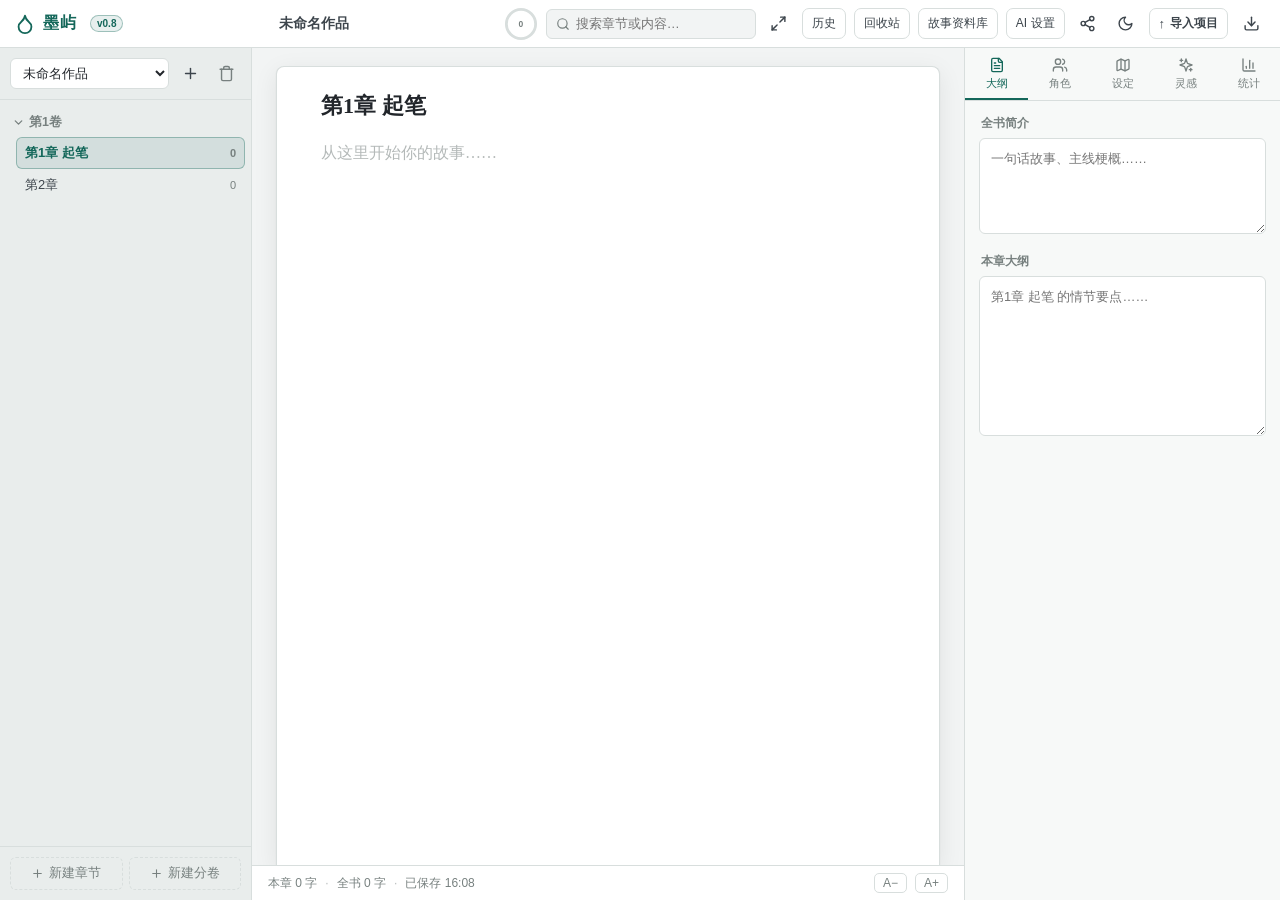
<file: index.html>
<!DOCTYPE html>
<html lang="zh-CN">
<head>
<meta charset="UTF-8">
<meta name="viewport" content="width=device-width, initial-scale=1.0">
<title>墨屿 · 小说写作台 v0.8</title>
<link rel="stylesheet" href="styles.css?v=10">
<link rel="stylesheet" href="workspace-tools.css?v=9">
<link rel="stylesheet" href="ai-tools.css?v=2">
</head>
<body>
<header class="topbar">
  <div class="brand">
    <svg class="brand-mark" viewBox="0 0 24 24" fill="none" stroke="currentColor" stroke-width="2" stroke-linecap="round" stroke-linejoin="round"><path d="M12 22a7 7 0 0 0 7-7c0-2-1-3.9-3-5.5s-3.5-4-4-6.5c-.5 2.5-2 4.9-4 6.5C6 11.1 5 13 5 15a7 7 0 0 0 7 7z"/></svg>
    <span class="brand-name">墨屿</span><span class="version-badge">v0.8</span>
  </div>

  <div class="book-title-wrap">
    <input id="bookTitle" class="book-title" type="text" spellcheck="false" title="书名(点击修改)">
  </div>

  <div class="topbar-right">
    <div class="goal-ring" id="goalRing" title="今日码字进度">
      <svg viewBox="0 0 36 36">
        <circle class="ring-bg" cx="18" cy="18" r="15.5"></circle>
        <circle class="ring-fg" id="ringFg" cx="18" cy="18" r="15.5"></circle>
      </svg>
      <span class="ring-num" id="ringNum">0</span>
    </div>

    <div class="search-box">
      <svg viewBox="0 0 24 24" fill="none" stroke="currentColor" stroke-width="2" stroke-linecap="round"><circle cx="11" cy="11" r="8"/><path d="m21 21-4.3-4.3"/></svg>
      <input id="searchInput" type="text" placeholder="搜索章节或内容…" spellcheck="false">
      <div class="search-results" id="searchResults" hidden></div>
    </div>

    <button class="icon-btn" id="btnFocus" title="专注模式">
      <svg viewBox="0 0 24 24" fill="none" stroke="currentColor" stroke-width="2" stroke-linecap="round" stroke-linejoin="round"><path d="M15 3h6v6"/><path d="M9 21H3v-6"/><path d="M21 3l-7 7"/><path d="M3 21l7-7"/></svg>
    </button>
    <button class="text-tool-btn" id="btnHistory">历史</button>
    <button class="text-tool-btn" id="btnTrash">回收站</button>
    <button class="text-tool-btn" id="btnWorkspace">故事资料库</button>
    <button class="icon-btn" id="btnGraph" title="人物关系网">
      <svg viewBox="0 0 24 24" fill="none" stroke="currentColor" stroke-width="2" stroke-linecap="round" stroke-linejoin="round"><circle cx="18" cy="5" r="3"/><circle cx="6" cy="12" r="3"/><circle cx="18" cy="19" r="3"/><path d="m8.6 13.5 6.8 4"/><path d="m15.4 6.5-6.8 4"/></svg>
    </button>
    <div class="theme-wrap">
      <button class="icon-btn" id="btnTheme" title="选择界面主题" aria-haspopup="true" aria-expanded="false">
        <svg viewBox="0 0 24 24" fill="none" stroke="currentColor" stroke-width="2" stroke-linecap="round" stroke-linejoin="round"><path d="M12 3a6 6 0 0 0 9 9 9 9 0 1 1-9-9Z"/></svg>
      </button>
      <div class="theme-menu" id="themeMenu" hidden>
        <button data-theme-option="light"><i class="theme-dot light"></i><span>明亮</span><small>清爽通用</small></button>
        <button data-theme-option="dark"><i class="theme-dot dark"></i><span>深色</span><small>沉静护眼</small></button>
        <button data-theme-option="ink"><i class="theme-dot ink"></i><span>水墨</span><small>宣纸与朱砂</small></button>
        <button data-theme-option="future"><i class="theme-dot future"></i><span>未来</span><small>深空与冷光</small></button>
      </div>
    </div>
    <button class="text-tool-btn import-project-btn" id="btnImportProject" title="导入墨屿 JSON 项目">导入项目</button>
    <div class="menu-wrap">
      <button class="icon-btn" id="btnExport" title="导出 / 备份">
        <svg viewBox="0 0 24 24" fill="none" stroke="currentColor" stroke-width="2" stroke-linecap="round" stroke-linejoin="round"><path d="M21 15v4a2 2 0 0 1-2 2H5a2 2 0 0 1-2-2v-4"/><path d="m7 10 5 5 5-5"/><path d="M12 15V3"/></svg>
      </button>
      <div class="menu" id="exportMenu" hidden>
        <button data-action="export-txt">导出成稿 TXT</button>
        <button data-action="export-json">备份项目 JSON</button>
        <button data-action="import-json">导入 JSON 备份</button>
      </div>
    </div>
  </div>
</header>

<div class="layout">
  <aside class="sidebar" id="sidebar">
    <div class="side-head">
      <select id="projectSelect" title="切换作品"></select>
      <button class="icon-btn" id="btnNewProject" title="新建作品">
        <svg viewBox="0 0 24 24" fill="none" stroke="currentColor" stroke-width="2" stroke-linecap="round"><path d="M12 5v14"/><path d="M5 12h14"/></svg>
      </button>
      <button class="icon-btn project-delete-btn" id="btnDeleteProject" title="删除当前小说">
        <svg viewBox="0 0 24 24" fill="none" stroke="currentColor" stroke-width="2" stroke-linecap="round" stroke-linejoin="round"><path d="M3 6h18"/><path d="M19 6v14a2 2 0 0 1-2 2H7a2 2 0 0 1-2-2V6"/><path d="M8 6V4a2 2 0 0 1 2-2h4a2 2 0 0 1 2 2v2"/></svg>
      </button>
    </div>
    <div class="tree" id="tree"></div>
    <div class="side-foot">
      <button class="ghost-btn" id="btnAddChapter">
        <svg viewBox="0 0 24 24" fill="none" stroke="currentColor" stroke-width="2" stroke-linecap="round"><path d="M12 5v14"/><path d="M5 12h14"/></svg>
        新建章节
      </button>
      <button class="ghost-btn" id="btnAddVolume">
        <svg viewBox="0 0 24 24" fill="none" stroke="currentColor" stroke-width="2" stroke-linecap="round"><path d="M12 5v14"/><path d="M5 12h14"/></svg>
        新建分卷
      </button>
    </div>
  </aside>

  <main class="editor-area" id="editorArea">
    <div class="paper">
      <input id="chapterTitle" class="chapter-title" type="text" placeholder="章节标题" spellcheck="false">
      <textarea id="editor" placeholder="从这里开始你的故事……" spellcheck="false"></textarea>
    </div>
    <footer class="statusbar">
      <span id="stChapter">本章 0 字</span>
      <span class="dot">·</span>
      <span id="stTotal">全书 0 字</span>
      <span class="dot">·</span>
      <span id="stSaved">尚未保存</span>
      <span class="spacer"></span>
      <button class="mini-btn" id="btnFontMinus" title="减小字号">A−</button>
      <button class="mini-btn" id="btnFontPlus" title="增大字号">A+</button>
    </footer>
  </main>

  <aside class="panel" id="panel">
    <nav class="panel-tabs">
      <button data-tab="outline" title="大纲"><svg viewBox="0 0 24 24" fill="none" stroke="currentColor" stroke-width="2" stroke-linecap="round" stroke-linejoin="round"><path d="M15 2H6a2 2 0 0 0-2 2v16a2 2 0 0 0 2 2h12a2 2 0 0 0 2-2V7Z"/><path d="M14 2v4a2 2 0 0 0 2 2h4"/><path d="M10 9H8"/><path d="M16 13H8"/><path d="M16 17H8"/></svg><span>大纲</span></button>
      <button data-tab="chars" title="角色"><svg viewBox="0 0 24 24" fill="none" stroke="currentColor" stroke-width="2" stroke-linecap="round" stroke-linejoin="round"><path d="M16 21v-2a4 4 0 0 0-4-4H6a4 4 0 0 0-4 4v2"/><circle cx="9" cy="7" r="4"/><path d="M22 21v-2a4 4 0 0 0-3-3.87"/><path d="M16 3.13a4 4 0 0 1 0 7.75"/></svg><span>角色</span></button>
      <button data-tab="notes" title="设定"><svg viewBox="0 0 24 24" fill="none" stroke="currentColor" stroke-width="2" stroke-linecap="round" stroke-linejoin="round"><path d="M14.106 5.553a2 2 0 0 0 1.788 0l3.659-1.83A1 1 0 0 1 21 4.619v12.764a1 1 0 0 1-.553.894l-4.553 2.277a2 2 0 0 1-1.788 0l-4.212-2.106a2 2 0 0 0-1.788 0l-3.659 1.83A1 1 0 0 1 3 19.381V6.618a1 1 0 0 1 .553-.894l4.553-2.277a2 2 0 0 1 1.788 0z"/><path d="M15 5.764v15"/><path d="M9 3.236v15"/></svg><span>设定</span></button>
      <button data-tab="inspire" title="灵感"><svg viewBox="0 0 24 24" fill="none" stroke="currentColor" stroke-width="2" stroke-linecap="round" stroke-linejoin="round"><path d="M12 3l1.9 5.8a2 2 0 0 0 1.3 1.3L21 12l-5.8 1.9a2 2 0 0 0-1.3 1.3L12 21l-1.9-5.8a2 2 0 0 0-1.3-1.3L3 12l5.8-1.9a2 2 0 0 0 1.3-1.3Z"/><path d="M5 3v4"/><path d="M3 5h4"/><path d="M19 17v4"/><path d="M17 19h4"/></svg><span>灵感</span></button>
      <button data-tab="stats" title="统计"><svg viewBox="0 0 24 24" fill="none" stroke="currentColor" stroke-width="2" stroke-linecap="round" stroke-linejoin="round"><path d="M3 3v16a2 2 0 0 0 2 2h16"/><path d="M18 17V9"/><path d="M13 17V5"/><path d="M8 17v-3"/></svg><span>统计</span></button>
    </nav>
    <div class="panel-body" id="panelBody"></div>
  </aside>
</div>

<input type="file" id="importFile" accept=".json" hidden>
<script src="app.js?v=10"></script>
<script src="graph.js?v=9"></script>
<script src="workspace-tools.js?v=10"></script>
<script src="ai-tools.js?v=2"></script>
</body>
</html>
</file>
<file: styles.css>
/* ============ 墨屿 · 主题变量 ============ */
:root {
  --bg: #f2f4f4;
  --paper: #ffffff;
  --side: #e9edec;
  --panel: #f7f9f8;
  --line: #d8dedd;
  --ink: #22262b;
  --ink-soft: #3d454c;
  --muted: #77807f;
  --accent: #14675a;
  --accent-hover: #0e5347;
  --accent-soft: rgba(20, 103, 90, 0.1);
  --accent-line: rgba(20, 103, 90, 0.35);
  --danger: #b23c2a;
  --gold: #b07d2b;
  --shadow: 0 1px 2px rgba(23, 30, 29, 0.06), 0 6px 24px rgba(23, 30, 29, 0.08);
  --ui-font: "Segoe UI", "Microsoft YaHei UI", "Microsoft YaHei", sans-serif;
  --write-font: "Source Han Serif SC", "Noto Serif SC", "Songti SC", "SimSun", serif;
}
[data-theme="dark"] {
  --bg: #14171a;
  --paper: #1d2126;
  --side: #101315;
  --panel: #181c1f;
  --line: #2b3136;
  --ink: #d9dde1;
  --ink-soft: #b7bec4;
  --muted: #7d868d;
  --accent: #35a892;
  --accent-hover: #4bbdA6;
  --accent-soft: rgba(53, 168, 146, 0.14);
  --accent-line: rgba(53, 168, 146, 0.4);
  --danger: #e06a50;
  --gold: #d0a04a;
  --shadow: 0 1px 2px rgba(0, 0, 0, 0.3), 0 6px 24px rgba(0, 0, 0, 0.35);
}

* { box-sizing: border-box; margin: 0; padding: 0; }
html, body { height: 100%; }
body {
  font-family: var(--ui-font);
  font-size: 14px;
  color: var(--ink);
  background: var(--bg);
  display: grid;
  grid-template-rows: 48px 1fr;
  overflow: hidden;
}
button { font-family: inherit; cursor: pointer; }
input, textarea, select { font-family: inherit; color: var(--ink); }
::selection { background: var(--accent-soft); }

/* ============ 顶栏 ============ */
.topbar {
  display: flex;
  align-items: center;
  gap: 16px;
  padding: 0 14px;
  background: var(--paper);
  border-bottom: 1px solid var(--line);
  z-index: 30;
}
.brand { display: flex; align-items: center; gap: 7px; color: var(--accent); }
.brand-mark { width: 22px; height: 22px; }
.brand-name { font-weight: 700; font-size: 16px; letter-spacing: 1px; }

.book-title-wrap { flex: 1; display: flex; justify-content: center; min-width: 0; }
.book-title {
  border: 1px solid transparent;
  background: transparent;
  font-size: 14px;
  font-weight: 600;
  text-align: center;
  padding: 4px 10px;
  border-radius: 6px;
  max-width: 320px;
  width: 100%;
  color: var(--ink-soft);
}
.book-title:hover { border-color: var(--line); }
.book-title:focus { outline: none; border-color: var(--accent-line); background: var(--bg); }

.topbar-right { display: flex; align-items: center; gap: 8px; }

/* 今日目标圆环 */
.goal-ring { position: relative; width: 34px; height: 34px; }
.goal-ring svg { width: 34px; height: 34px; transform: rotate(-90deg); }
.ring-bg { fill: none; stroke: var(--line); stroke-width: 3; }
.ring-fg {
  fill: none; stroke: var(--accent); stroke-width: 3; stroke-linecap: round;
  stroke-dasharray: 97.4; stroke-dashoffset: 97.4;
  transition: stroke-dashoffset 0.4s ease;
}
.goal-ring.done .ring-fg { stroke: var(--gold); }
.ring-num {
  position: absolute; inset: 0;
  display: flex; align-items: center; justify-content: center;
  font-size: 8.5px; font-weight: 700; color: var(--muted);
}
.goal-ring.done .ring-num { color: var(--gold); }

/* 搜索 */
.search-box {
  position: relative;
  display: flex; align-items: center; gap: 6px;
  background: var(--bg);
  border: 1px solid var(--line);
  border-radius: 6px;
  padding: 0 9px;
  height: 30px;
  width: 210px;
}
.search-box svg { width: 14px; height: 14px; color: var(--muted); flex: none; }
.search-box input { border: none; background: transparent; outline: none; width: 100%; font-size: 13px; }
.search-results {
  position: absolute; top: 36px; right: 0;
  width: 300px; max-height: 320px; overflow-y: auto;
  background: var(--paper);
  border: 1px solid var(--line);
  border-radius: 8px;
  box-shadow: var(--shadow);
  z-index: 50;
}
.search-hit { padding: 9px 12px; border-bottom: 1px solid var(--line); cursor: pointer; }
.search-hit:last-child { border-bottom: none; }
.search-hit:hover { background: var(--accent-soft); }
.search-hit .hit-title { font-weight: 600; font-size: 13px; }
.search-hit .hit-vol { color: var(--muted); font-size: 12px; margin-left: 6px; }
.search-hit .hit-clip { color: var(--muted); font-size: 12px; margin-top: 3px; line-height: 1.5; }
.search-hit mark { background: var(--accent-soft); color: var(--accent); border-radius: 2px; padding: 0 1px; }
.search-empty { padding: 14px; color: var(--muted); text-align: center; font-size: 13px; }

/* 图标按钮 */
.icon-btn {
  width: 30px; height: 30px;
  display: inline-flex; align-items: center; justify-content: center;
  background: transparent; border: 1px solid transparent; border-radius: 6px;
  color: var(--ink-soft);
}
.icon-btn:hover { background: var(--accent-soft); color: var(--accent); }
.icon-btn svg { width: 17px; height: 17px; }
.icon-btn.active { background: var(--accent-soft); color: var(--accent); }

/* 导出菜单 */
.menu-wrap { position: relative; }
.menu {
  position: absolute; top: 36px; right: 0;
  background: var(--paper); border: 1px solid var(--line);
  border-radius: 8px; box-shadow: var(--shadow);
  min-width: 170px; padding: 5px; z-index: 50;
}
.menu button {
  display: block; width: 100%; text-align: left;
  background: none; border: none; border-radius: 5px;
  padding: 8px 10px; font-size: 13px; color: var(--ink);
}
.menu button:hover { background: var(--accent-soft); color: var(--accent); }

/* ============ 主布局 ============ */
.layout {
  display: grid;
  grid-template-columns: 252px 1fr 316px;
  min-height: 0;
}

/* ---- 左侧: 作品树 ---- */
.sidebar {
  background: var(--side);
  border-right: 1px solid var(--line);
  display: flex; flex-direction: column;
  min-height: 0;
}
.side-head { display: flex; gap: 6px; padding: 10px; border-bottom: 1px solid var(--line); }
.side-head .project-delete-btn{color:var(--muted)}.side-head .project-delete-btn:hover{border-color:color-mix(in srgb,var(--danger),transparent 45%);background:color-mix(in srgb,var(--danger) 9%,transparent);color:var(--danger)}
.side-head select {
  flex: 1; min-width: 0;
  background: var(--paper); border: 1px solid var(--line);
  border-radius: 6px; padding: 6px 8px; font-size: 13px; outline: none;
}
.tree { flex: 1; overflow-y: auto; padding: 8px 6px; }

.vol { margin-bottom: 4px; }
.vol-header {
  display: flex; align-items: center; gap: 4px;
  padding: 6px 6px; border-radius: 6px;
  font-size: 12.5px; font-weight: 700; color: var(--muted);
  cursor: pointer; user-select: none;
}
.vol-header:hover { background: var(--accent-soft); color: var(--accent); }
.vol-header .chev { width: 13px; height: 13px; transition: transform 0.15s; flex: none; }
.vol.closed .chev { transform: rotate(-90deg); }
.vol-title { flex: 1; overflow: hidden; text-overflow: ellipsis; white-space: nowrap; }
.vol-acts, .ch-acts { display: none; gap: 2px; flex: none; }
.vol-header:hover .vol-acts, .ch-item:hover .ch-acts { display: inline-flex; }
.mini-icon {
  width: 20px; height: 20px; border: none; background: none; border-radius: 4px;
  display: inline-flex; align-items: center; justify-content: center;
  color: var(--muted);
}
.mini-icon:hover { color: var(--accent); background: var(--paper); }
.mini-icon.danger:hover { color: var(--danger); }
.mini-icon svg { width: 12.5px; height: 12.5px; }

.ch-list { padding-left: 10px; }
.vol.closed .ch-list { display: none; }
.ch-item {
  display: flex; align-items: center; gap: 4px;
  padding: 6px 8px; border-radius: 6px;
  font-size: 13px; cursor: pointer; user-select: none;
  color: var(--ink-soft);
  border: 1px solid transparent;
}
.ch-item:hover { background: var(--accent-soft); }
.ch-item.active { background: var(--accent-soft); color: var(--accent); font-weight: 600; border-color: var(--accent-line); }
.ch-item .ch-name { flex: 1; overflow: hidden; text-overflow: ellipsis; white-space: nowrap; }
.ch-item .ch-count { font-size: 11px; color: var(--muted); flex: none; }
.ch-item.drop-before { box-shadow: 0 -2px 0 var(--accent); }
.ch-item.drop-after { box-shadow: 0 2px 0 var(--accent); }
.vol-header.drop-into { outline: 2px dashed var(--accent-line); outline-offset: -2px; }

.rename-input {
  flex: 1; min-width: 0; font-size: 13px;
  border: 1px solid var(--accent-line); border-radius: 4px;
  padding: 2px 6px; outline: none; background: var(--paper);
}

.side-foot {
  display: flex; gap: 6px; padding: 10px;
  border-top: 1px solid var(--line);
}
.ghost-btn {
  flex: 1;
  display: inline-flex; align-items: center; justify-content: center; gap: 5px;
  background: transparent; border: 1px dashed var(--line);
  border-radius: 6px; padding: 7px 0;
  font-size: 12.5px; color: var(--muted);
}
.ghost-btn:hover { border-color: var(--accent-line); color: var(--accent); background: var(--accent-soft); }
.ghost-btn svg { width: 13px; height: 13px; }

/* ---- 中间: 编辑器 ---- */
.editor-area {
  display: flex; flex-direction: column;
  min-width: 0; min-height: 0;
  background: var(--bg);
}
.paper {
  flex: 1; min-height: 0;
  display: flex; flex-direction: column;
  background: var(--paper);
  margin: 18px auto 0;
  width: min(760px, calc(100% - 48px));
  border: 1px solid var(--line);
  border-bottom: none;
  border-radius: 8px 8px 0 0;
  box-shadow: var(--shadow);
  overflow: hidden;
}
.chapter-title {
  border: none; outline: none; background: transparent;
  font-family: var(--write-font);
  font-size: 22px; font-weight: 700;
  padding: 26px 44px 6px;
  color: var(--ink);
}
#editor {
  flex: 1; min-height: 0;
  border: none; outline: none; resize: none; background: transparent;
  font-family: var(--write-font);
  font-size: 16px; line-height: 2;
  padding: 12px 44px 60px;
  color: var(--ink);
}
#editor::placeholder, .chapter-title::placeholder { color: var(--muted); opacity: 0.55; }

.statusbar {
  display: flex; align-items: center; gap: 8px;
  padding: 7px 16px;
  font-size: 12px; color: var(--muted);
  border-top: 1px solid var(--line);
  background: var(--paper);
}
.statusbar .dot { opacity: 0.5; }
.statusbar .spacer { flex: 1; }
.mini-btn {
  border: 1px solid var(--line); background: transparent;
  border-radius: 5px; padding: 2px 8px;
  font-size: 12px; color: var(--muted);
}
.mini-btn:hover { color: var(--accent); border-color: var(--accent-line); }

/* ---- 右侧: 设定面板 ---- */
.panel {
  background: var(--panel);
  border-left: 1px solid var(--line);
  display: flex; flex-direction: column;
  min-height: 0;
}
.panel-tabs {
  display: flex;
  border-bottom: 1px solid var(--line);
}
.panel-tabs button {
  flex: 1;
  display: flex; flex-direction: column; align-items: center; gap: 3px;
  background: none; border: none;
  padding: 9px 0 7px;
  font-size: 11px; color: var(--muted);
  border-bottom: 2px solid transparent;
}
.panel-tabs button svg { width: 16px; height: 16px; }
.panel-tabs button:hover { color: var(--accent); }
.panel-tabs button.active { color: var(--accent); border-bottom-color: var(--accent); }
.panel-body { flex: 1; overflow-y: auto; padding: 14px; }

.field-label {
  font-size: 12px; font-weight: 700; color: var(--muted);
  margin: 0 0 6px 2px;
}
.panel-body textarea, .panel-body input[type="text"] {
  width: 100%;
  background: var(--paper);
  border: 1px solid var(--line);
  border-radius: 6px;
  padding: 9px 11px;
  font-size: 13px; line-height: 1.7;
  outline: none; resize: vertical;
}
.panel-body textarea:focus, .panel-body input[type="text"]:focus { border-color: var(--accent-line); }
.outline-syn { min-height: 96px; margin-bottom: 16px; }
.outline-ch { min-height: 160px; }
.outline-empty { color: var(--muted); font-size: 13px; padding: 18px 4px; text-align: center; }

/* 卡片(角色 / 设定) */
.card {
  background: var(--paper);
  border: 1px solid var(--line);
  border-radius: 8px;
  padding: 12px;
  margin-bottom: 10px;
}
.card-head { display: flex; align-items: center; gap: 8px; }
.card-head input.card-name {
  flex: 1; min-width: 0;
  border: none; background: transparent; outline: none;
  font-size: 14px; font-weight: 700; color: var(--ink);
  border-bottom: 1px dashed transparent;
  padding: 1px 0;
}
.card-head input.card-name:hover, .card-head input.card-name:focus { border-bottom-color: var(--accent-line); }
.tag-select {
  border: 1px solid var(--line); background: var(--bg);
  border-radius: 20px; padding: 2px 8px;
  font-size: 11px; color: var(--muted); outline: none;
}
.card textarea {
  margin-top: 8px; min-height: 64px; font-size: 12.5px;
}
.card-actions { display: flex; justify-content: flex-end; margin-top: 6px; }
.link-btn {
  background: none; border: none;
  font-size: 12px; color: var(--muted);
  display: inline-flex; align-items: center; gap: 4px;
}
.link-btn:hover { color: var(--danger); }
.link-btn svg { width: 12px; height: 12px; }

.add-block {
  width: 100%;
  border: 1px dashed var(--line); background: transparent;
  border-radius: 8px; padding: 10px;
  font-size: 13px; color: var(--muted);
  display: flex; align-items: center; justify-content: center; gap: 6px;
}
.add-block:hover { color: var(--accent); border-color: var(--accent-line); background: var(--accent-soft); }
.add-block svg { width: 14px; height: 14px; }

/* 灵感 */
.inspire-card {
  background: var(--paper);
  border: 1px solid var(--line);
  border-left: 3px solid var(--gold);
  border-radius: 8px;
  padding: 14px;
  font-family: var(--write-font);
  font-size: 14px; line-height: 1.9;
  color: var(--ink);
  margin-bottom: 12px;
}
.inspire-actions { display: flex; gap: 8px; }
.solid-btn {
  flex: 1;
  background: var(--accent); color: #fff;
  border: none; border-radius: 6px;
  padding: 8px 0; font-size: 13px;
  display: inline-flex; align-items: center; justify-content: center; gap: 6px;
}
.solid-btn:hover { background: var(--accent-hover); }
.solid-btn.plain { background: transparent; color: var(--accent); border: 1px solid var(--accent-line); }
.solid-btn.plain:hover { background: var(--accent-soft); }
.solid-btn svg { width: 14px; height: 14px; }

/* 统计 */
.stat-grid { display: grid; grid-template-columns: 1fr 1fr; gap: 10px; margin-bottom: 16px; }
.stat-cell {
  background: var(--paper); border: 1px solid var(--line);
  border-radius: 8px; padding: 12px;
}
.stat-num { font-size: 22px; font-weight: 700; color: var(--ink); font-variant-numeric: tabular-nums; }
.stat-num em { font-style: normal; font-size: 12px; color: var(--muted); font-weight: 400; margin-left: 3px; }
.stat-cap { font-size: 12px; color: var(--muted); margin-top: 2px; }
.goal-row { display: flex; align-items: center; gap: 8px; margin: 0 2px 8px; font-size: 12.5px; color: var(--muted); }
.goal-row input {
  width: 70px; background: var(--paper); border: 1px solid var(--line);
  border-radius: 5px; padding: 4px 6px; font-size: 12.5px; outline: none; color: var(--ink);
}
.progress-track {
  height: 8px; background: var(--line); border-radius: 4px;
  overflow: hidden; margin-bottom: 18px;
}
.progress-fill { height: 100%; background: var(--accent); border-radius: 4px; transition: width 0.3s; }
.progress-fill.done { background: var(--gold); }
.week-chart { display: flex; align-items: flex-end; gap: 8px; height: 110px; padding: 6px 2px 0; }
.day-bar { flex: 1; display: flex; flex-direction: column; align-items: center; gap: 5px; height: 100%; justify-content: flex-end; }
.day-bar .bar {
  width: 100%; max-width: 26px;
  background: var(--accent); border-radius: 4px 4px 0 0;
  min-height: 2px;
}
.day-bar.today .bar { background: var(--gold); }
.day-bar .bar-num { font-size: 10px; color: var(--muted); }
.day-bar .bar-day { font-size: 10.5px; color: var(--muted); }
.day-bar.today .bar-day { color: var(--gold); font-weight: 700; }

/* 专注模式 */
body.focus .sidebar, body.focus .panel { display: none; }
body.focus .layout { grid-template-columns: 1fr; }
body.focus .paper { width: min(820px, calc(100% - 64px)); }

/* 滚动条 */
::-webkit-scrollbar { width: 9px; height: 9px; }
::-webkit-scrollbar-thumb { background: var(--line); border-radius: 5px; border: 2px solid transparent; background-clip: content-box; }
::-webkit-scrollbar-thumb:hover { background: var(--muted); border: 2px solid transparent; background-clip: content-box; }
::-webkit-scrollbar-track { background: transparent; }

/* 空树提示 */
.tree-empty { padding: 26px 14px; text-align: center; color: var(--muted); font-size: 13px; line-height: 2; }

@media (max-width: 1100px) {
  .layout { grid-template-columns: 220px 1fr 280px; }
  .search-box { width: 150px; }
}

/* ============ 人物关系网 ============ */
.graph-overlay {
  position: fixed; inset: 0; z-index: 100;
  background: var(--bg);
  display: grid; grid-template-rows: 52px 1fr auto;
}
.graph-top {
  display: flex; align-items: center; gap: 12px;
  flex-wrap: wrap; row-gap: 8px;
  padding: 8px 16px;
  background: var(--paper);
  border-bottom: 1px solid var(--line);
}
.graph-title { font-size: 15px; font-weight: 700; }
.graph-meta { color: var(--muted); font-size: 12.5px; }
.legend {
  display: flex; align-items: center; gap: 12px; flex-wrap: wrap;
  margin-left: auto;
  font-size: 11.5px; color: var(--muted);
}
.legend .lg { display: inline-flex; align-items: center; gap: 4px; }
.legend i.dot { width: 9px; height: 9px; border-radius: 50%; }
.legend i.line { width: 14px; height: 3px; border-radius: 2px; }
.graph-zoom {
  display: inline-flex; align-items: center; gap: 4px;
  background: var(--bg); border: 1px solid var(--line);
  border-radius: 6px; padding: 2px;
  font-size: 12px; color: var(--muted);
}
.graph-zoom button {
  width: 24px; height: 24px;
  display: inline-flex; align-items: center; justify-content: center;
  background: transparent; border: none; border-radius: 4px;
  color: var(--ink-soft); font-size: 16px; line-height: 1;
}
.graph-zoom button:hover { background: var(--accent-soft); color: var(--accent); }
#graphZoomValue { min-width: 38px; text-align: center; font-size: 11px; }
.graph-main { display: grid; grid-template-columns: 1fr 308px; min-height: 0; }
.graph-canvas-wrap { position: relative; min-width: 0; min-height: 0; }
#graphCanvas { width: 100%; height: 100%; display: block; cursor: grab; }
#graphCanvas.grabbing { cursor: grabbing; }
#graphCanvas.point { cursor: pointer; }
.graph-hint {
  position: absolute; left: 14px; bottom: 12px;
  font-size: 11.5px; color: var(--muted);
  background: var(--paper); border: 1px solid var(--line);
  border-radius: 6px; padding: 5px 10px;
  pointer-events: none;
}
.graph-side {
  border-left: 1px solid var(--line);
  background: var(--panel);
  overflow-y: auto;
  padding: 12px;
  display: flex; flex-direction: column; gap: 14px;
}
.gs-cap {
  font-size: 12px; font-weight: 700; color: var(--muted);
  margin-bottom: 8px; display: flex; align-items: center; justify-content: space-between;
}
.person-row {
  display: flex; align-items: center; gap: 8px;
  padding: 7px 9px; border-radius: 6px;
  cursor: pointer; border: 1px solid transparent;
}
.person-row:hover { background: var(--accent-soft); }
.person-row.sel { background: var(--accent-soft); border-color: var(--accent-line); }
.person-row.new-found { border: 1px dashed var(--line); }
.person-dot { width: 10px; height: 10px; border-radius: 50%; flex: none; }
.person-name { font-weight: 600; font-size: 13px; flex: 1; overflow: hidden; text-overflow: ellipsis; white-space: nowrap; }
.person-tag {
  font-size: 10.5px; color: var(--muted);
  border: 1px solid var(--line); border-radius: 10px;
  padding: 1px 7px; flex: none;
}
.person-n { font-size: 11px; color: var(--muted); flex: none; font-variant-numeric: tabular-nums; }
.join-btn {
  border: 1px solid var(--accent-line); background: transparent;
  color: var(--accent); border-radius: 5px;
  font-size: 11px; padding: 2px 8px; flex: none;
}
.join-btn:hover { background: var(--accent-soft); }

.rel-row {
  background: var(--paper); border: 1px solid var(--line);
  border-radius: 8px; padding: 10px 12px; margin-bottom: 8px;
}
.rel-head { display: flex; align-items: center; gap: 7px; margin-bottom: 5px; }
.rel-name { font-weight: 700; font-size: 13px; flex: 1; }
.rel-type {
  font-size: 10.5px; font-weight: 700;
  border: 1px solid; border-radius: 10px;
  padding: 1px 8px;
}
.rel-w { font-size: 11px; color: var(--muted); }
.rel-evi {
  font-family: var(--write-font);
  font-size: 12.5px; line-height: 1.8;
  color: var(--ink-soft);
  border-left: 2px solid var(--gold);
  padding-left: 9px;
  margin-top: 5px;
}
.gs-empty { color: var(--muted); font-size: 12.5px; padding: 10px 2px; line-height: 1.8; }

/* ============ 人物关系网升级控件 ============ */
.graph-select {
  height: 30px;
  background: var(--paper);
  border: 1px solid var(--line);
  border-radius: 6px;
  color: var(--ink-soft);
  padding: 0 8px;
  font-size: 13px;
}
.path-query {
  display: flex;
  align-items: center;
  gap: 5px;
  background: var(--bg);
  border: 1px solid var(--line);
  border-radius: 6px;
  padding: 3px 6px;
  color: var(--muted);
  font-size: 12px;
}
.path-query input {
  width: 62px;
  border: none;
  background: transparent;
  outline: none;
  color: var(--ink);
  font-size: 12px;
}
.graph-tooltip {
  position: absolute;
  display: none;
  z-index: 20;
  max-width: 260px;
  background: var(--paper);
  border: 1px solid var(--line);
  border-radius: 6px;
  box-shadow: var(--shadow);
  padding: 7px 9px;
  font-size: 12px;
  line-height: 1.5;
  pointer-events: none;
  color: var(--ink-soft);
}
.graph-bottom {
  border-top: 1px solid var(--line);
  background: var(--paper);
  padding: 8px 16px;
}
.timeline {
  display: flex;
  align-items: center;
  gap: 10px;
  font-size: 12px;
  color: var(--muted);
}
.timeline input[type="range"] {
  flex: 1;
}
.graph-controls {
  display: flex;
  flex-direction: column;
  gap: 8px;
  margin-bottom: 12px;
}
.graph-search {
  width: 100%;
  height: 30px;
  background: var(--paper);
  border: 1px solid var(--line);
  border-radius: 6px;
  padding: 0 9px;
  font-size: 13px;
  color: var(--ink);
  outline: none;
}
.graph-search:focus { border-color: var(--accent-line); }
.filter-row {
  display: flex;
  gap: 6px;
}
.filter-row select {
  flex: 1;
  min-width: 0;
  height: 28px;
  background: var(--paper);
  border: 1px solid var(--line);
  border-radius: 6px;
  font-size: 12px;
  color: var(--ink-soft);
}
.gs-editor {
  background: var(--paper);
  border: 1px solid var(--line);
  border-radius: 8px;
  padding: 10px 12px;
  display: flex;
  flex-direction: column;
  gap: 9px;
  margin-bottom: 12px;
}
.gs-editor label {
  display: flex;
  flex-direction: column;
  gap: 3px;
  font-size: 12px;
  color: var(--muted);
}
.gs-editor input[type="text"],
.gs-editor input[type="url"],
.gs-editor input[type="number"],
.gs-editor input:not([type]),
.gs-editor select {
  height: 30px;
  background: var(--bg);
  border: 1px solid var(--line);
  border-radius: 6px;
  padding: 0 8px;
  font-size: 13px;
  color: var(--ink);
  outline: none;
}
.gs-editor input[type="color"] {
  height: 30px;
  padding: 2px;
  background: var(--bg);
  border: 1px solid var(--line);
  border-radius: 6px;
}
.gs-editor label:has(input[type="checkbox"]) {
  flex-direction: row;
  align-items: center;
  gap: 6px;
}
.gs-editor input[type="range"] { flex: 1; }
.add-block {
  display: block;
  width: 100%;
  background: var(--accent-soft);
  color: var(--accent);
  border: 1px solid var(--accent-line);
  border-radius: 6px;
  padding: 7px 10px;
  font-size: 12.5px;
  text-align: center;
}
.add-block:hover { background: rgba(20, 103, 90, 0.18); }
.danger-btn {
  width: 100%;
  background: transparent;
  color: var(--danger);
  border: 1px solid var(--danger);
  border-radius: 6px;
  padding: 7px 10px;
  font-size: 12.5px;
}
.edge-row { cursor: pointer; }
.edge-row:hover { border-color: var(--accent-line); }
.bookmark-row { gap: 5px; }
.bookmark-row .person-name { min-width: 0; }
.bookmark-row .join-btn { margin-left: auto; }
@media (max-width: 1100px) {
  .graph-top { flex-wrap: wrap; row-gap: 8px; padding: 8px 12px; }
  .path-query { order: 10; }
}

/* ============ 关系网 · 阵营管理 / 断线 ============ */
.camp-row { cursor: default; }
.camp-row input[type="color"],
.camp-add-row input[type="color"] {
  width: 30px; height: 24px; padding: 0; flex: none;
  border: 1px solid var(--line); border-radius: 4px;
  background: none; cursor: pointer;
}
.camp-add-row { display: flex; align-items: center; gap: 6px; margin-top: 8px; }
.camp-add-row #newCampName {
  flex: 1; min-width: 0; padding: 5px 8px; font-size: 12px;
  border: 1px solid var(--line); border-radius: 6px;
  background: var(--paper); color: var(--ink);
}
.camp-add-row #newCampName:focus { outline: none; border-color: var(--accent-line); }

.version-badge{margin-left:6px;border:1px solid var(--accent-line);border-radius:10px;padding:2px 6px;background:var(--accent-soft);color:var(--accent);font-size:10px;font-weight:600}

/* ============ 扩展主题：水墨 / 未来 ============ */
[data-theme="ink"] {
  --bg:#e9e5da;--paper:#f7f3e9;--side:#e2ddd0;--panel:#f0ece2;--line:#cfc8b8;
  --ink:#272824;--ink-soft:#474943;--muted:#77776e;--accent:#315f52;--accent-hover:#244c42;
  --accent-soft:rgba(49,95,82,.11);--accent-line:rgba(49,95,82,.36);--danger:#a94635;--gold:#9a722c;
  --shadow:0 1px 2px rgba(48,43,33,.07),0 10px 30px rgba(48,43,33,.1);
}
[data-theme="future"] {
  --bg:#060d18;--paper:#0c1726;--side:#07111e;--panel:#091523;--line:#1b3249;
  --ink:#dce9f4;--ink-soft:#a9bdd0;--muted:#70869b;--accent:#4bd7ed;--accent-hover:#7be8f7;
  --accent-soft:rgba(75,215,237,.11);--accent-line:rgba(75,215,237,.38);--danger:#ff765f;--gold:#e5ab4b;
  --shadow:0 1px 2px rgba(0,0,0,.38),0 12px 36px rgba(0,9,22,.55),0 0 24px rgba(47,181,225,.05);
}
.theme-wrap{position:relative}.theme-menu{position:absolute;top:38px;right:0;z-index:90;width:188px;border:1px solid var(--line);border-radius:10px;padding:6px;background:var(--paper);box-shadow:var(--shadow)}.theme-menu[hidden]{display:none}.theme-menu button{display:grid;grid-template-columns:18px 1fr auto;align-items:center;gap:8px;width:100%;border:1px solid transparent;border-radius:7px;padding:8px;background:transparent;color:var(--ink);text-align:left}.theme-menu button:hover,.theme-menu button.active{border-color:var(--accent-line);background:var(--accent-soft);color:var(--accent)}.theme-menu small{color:var(--muted);font-size:10px}.theme-dot{width:14px;height:14px;border:1px solid var(--line);border-radius:50%}.theme-dot.light{background:#fff}.theme-dot.dark{background:#1d2126}.theme-dot.ink{background:linear-gradient(135deg,#f4efe3 48%,#315f52 50%,#a94635 75%)}.theme-dot.future{background:linear-gradient(135deg,#07111e 45%,#4bd7ed 48%,#795cff 72%)}
[data-theme="ink"] body{background-color:var(--bg);background-image:radial-gradient(ellipse at 8% 92%,rgba(55,67,59,.07),transparent 25%),radial-gradient(ellipse at 88% 12%,rgba(55,67,59,.055),transparent 28%)}[data-theme="ink"] .topbar,[data-theme="ink"] .editor-wrap,[data-theme="ink"] .graph-main,[data-theme="ink"] .ws-dialog{background-image:linear-gradient(rgba(255,255,255,.025),rgba(95,76,43,.018)),repeating-linear-gradient(88deg,transparent 0,transparent 7px,rgba(80,68,45,.012) 8px)}[data-theme="ink"] .brand-name{font-family:var(--write-font);font-size:18px;letter-spacing:.16em}[data-theme="ink"] #editor{line-height:2;color:#292a26}
[data-theme="future"] body{background-color:var(--bg);background-image:linear-gradient(rgba(69,180,222,.025) 1px,transparent 1px),linear-gradient(90deg,rgba(69,180,222,.025) 1px,transparent 1px);background-size:32px 32px}[data-theme="future"] .topbar,[data-theme="future"] .sidebar,[data-theme="future"] .right-panel,[data-theme="future"] .graph-side,[data-theme="future"] .ws-dialog{backdrop-filter:blur(14px)}[data-theme="future"] .topbar{box-shadow:0 1px 18px rgba(44,190,231,.07)}[data-theme="future"] .icon-btn.active,[data-theme="future"] .solid-btn,[data-theme="future"] .version-badge{box-shadow:0 0 14px rgba(75,215,237,.12)}[data-theme="future"] .ch-item.active,[data-theme="future"] .person-row.sel,[data-theme="future"] .ws-stage{box-shadow:inset 0 0 18px rgba(75,215,237,.035)}[data-theme="future"] input,[data-theme="future"] textarea,[data-theme="future"] select{caret-color:var(--accent)}
/* ============ v0.6 关系工作区 ============ */
.graph-main{grid-template-columns:minmax(420px,1fr) 410px}.graph-side{padding:16px;gap:16px}.graph-inspector-head{border-bottom:1px solid var(--line);padding-bottom:14px}.graph-inspector-head>small{color:var(--accent);font-size:10px;font-weight:700;letter-spacing:.12em}.graph-inspector-head h2{margin:8px 0 4px;font-size:19px}.graph-inspector-head h2 span{color:var(--accent);font-weight:400}.graph-person-hero{display:flex;align-items:center;gap:12px;margin-top:10px}.graph-person-hero h2{margin:0}.graph-person-hero p{margin:4px 0 0;color:var(--muted);font-size:11px}.graph-avatar{display:grid;place-items:center;width:58px;height:58px;flex:none;overflow:hidden;border:2px solid var(--avatar-color,var(--accent));border-radius:50%;background:var(--accent-soft);box-shadow:0 0 0 4px var(--paper),0 0 0 5px var(--line);color:var(--avatar-color,var(--accent));font-family:var(--write-font);font-size:22px;font-weight:700}.graph-avatar img{width:100%;height:100%;object-fit:cover}.graph-character-line{margin:12px 0;color:var(--ink-soft);font-family:var(--write-font);line-height:1.7}.graph-fact-grid{display:grid;grid-template-columns:1fr 1fr;gap:7px}.graph-fact-grid>div{min-width:0;border:1px solid var(--line);border-radius:8px;padding:9px;background:var(--paper)}.graph-fact-grid small,.graph-current-relation small{display:block;color:var(--muted);font-size:9px}.graph-fact-grid p{margin-top:4px;overflow:hidden;color:var(--ink-soft);font-size:11px;line-height:1.45}.graph-section{margin-top:2px}.graph-knowledge{display:flex;align-items:center;gap:8px;border-bottom:1px solid var(--line);padding:8px 2px}.graph-knowledge b{flex:1;font-size:11px}.graph-knowledge small{color:var(--muted);font-size:9px}.graph-current-relation{margin-top:12px;border:1px solid var(--accent-line);border-radius:10px;padding:12px;background:var(--accent-soft)}.graph-current-relation strong{display:block;margin:3px 0;color:var(--accent);font-size:18px}.graph-current-relation p{color:var(--ink-soft);font-size:11px;line-height:1.6}.graph-stage-line{position:relative;display:flex;gap:0;overflow-x:auto;padding:8px 0 4px}.graph-stage-line:before{position:absolute;top:18px;right:15px;left:15px;height:1px;background:var(--line);content:""}.graph-stage-point{position:relative;z-index:1;display:grid;justify-items:center;min-width:92px;border:0;padding:0 5px;background:transparent;color:var(--muted)}.graph-stage-point i{width:13px;height:13px;margin:4px;border:3px solid var(--panel);border-radius:50%;background:var(--muted);box-shadow:0 0 0 1px var(--line)}.graph-stage-point span{margin-top:5px;color:var(--ink-soft);font-size:10px;font-weight:700}.graph-stage-point small{font-size:9px}.graph-stage-point em{max-width:82px;margin-top:4px;overflow:hidden;color:var(--gold);font-size:8px;font-style:normal;text-overflow:ellipsis;white-space:nowrap}.graph-stage-point.active i{background:var(--accent);box-shadow:0 0 0 1px var(--accent),0 0 12px var(--accent-line)}.graph-stage-point.active span{color:var(--accent)}.graph-proof-list{display:grid;gap:7px}.graph-proof-card{display:block;width:100%;border:1px solid var(--line);border-radius:8px;padding:10px;background:var(--paper);color:var(--ink);text-align:left}.graph-proof-card:hover{border-color:var(--accent-line);background:var(--accent-soft)}.graph-proof-card span{color:var(--accent);font-size:10px;font-weight:700}.graph-proof-card p{margin:5px 0;color:var(--ink-soft);font-family:var(--write-font);font-size:11px;line-height:1.6}.graph-proof-card small{color:var(--muted);font-size:9px}.graph-edit-details{border-top:1px solid var(--line);padding-top:10px}.graph-edit-details summary{cursor:pointer;color:var(--muted);font-size:11px}.graph-edit-details[open] summary{margin-bottom:10px;color:var(--accent)}
[data-theme="ink"] .graph-stage-point.active i{background:#a94635;box-shadow:0 0 0 1px #a94635}[data-theme="ink"] .graph-current-relation{border-left:3px solid #a94635;background:rgba(169,70,53,.045)}[data-theme="ink"] .graph-current-relation strong{color:#a94635}[data-theme="ink"] .graph-proof-card{background:rgba(247,243,233,.72)}[data-theme="future"] .graph-main{background-image:radial-gradient(circle at 38% 45%,rgba(75,215,237,.06),transparent 32%)}[data-theme="future"] .graph-current-relation,[data-theme="future"] .graph-proof-card,[data-theme="future"] .graph-fact-grid>div{background:rgba(12,23,38,.82);box-shadow:inset 0 0 18px rgba(75,215,237,.025)}[data-theme="future"] .graph-stage-point.active i{box-shadow:0 0 0 1px var(--accent),0 0 16px rgba(75,215,237,.55)}
@media(max-width:960px){.graph-main{grid-template-columns:1fr 340px}.graph-top .legend,.path-query{display:none}}@media(max-width:720px){.graph-main{grid-template-columns:1fr}.graph-side{position:absolute;right:0;top:52px;bottom:48px;width:min(88vw,380px);z-index:15;box-shadow:var(--shadow)}}
/* 顶部直达导入入口 */
.import-project-btn{display:inline-flex;align-items:center;gap:5px;border-color:var(--accent-line);color:var(--accent);font-weight:600}.import-project-btn:before{content:"↑";font-size:13px}.import-project-btn:hover{background:var(--accent-soft)}
/* ============ v0.7 角色摘要卡 ============ */
.role-panel-intro{display:flex;flex-direction:column;gap:3px;margin:0 2px 12px}.role-panel-intro b{font-size:13px}.role-panel-intro span{color:var(--muted);font-size:10px}.role-summary-card{padding:11px}.role-summary-card>header{display:flex;align-items:center;gap:10px}.role-mini-avatar{display:grid;place-items:center;width:38px;height:38px;flex:none;overflow:hidden;border:1px solid color-mix(in srgb,var(--role-color),var(--line) 40%);border-radius:50%;background:color-mix(in srgb,var(--role-color) 13%,var(--paper));color:var(--role-color);font-family:var(--write-font);font-weight:700}.role-mini-avatar img{width:100%;height:100%;object-fit:cover}.role-card-title{min-width:0;flex:1}.role-card-title h3{overflow:hidden;font-size:14px;text-overflow:ellipsis;white-space:nowrap}.role-card-title p{margin-top:2px;overflow:hidden;color:var(--muted);font-size:10px;text-overflow:ellipsis;white-space:nowrap}.role-tag{border:1px solid var(--accent-line);border-radius:12px;padding:2px 7px;background:var(--accent-soft);color:var(--accent);font-size:10px}.role-card-summary{margin:10px 0 8px;color:var(--ink-soft);font-family:var(--write-font);font-size:12px;line-height:1.65}.role-card-meta{display:flex;flex-wrap:wrap;gap:5px 9px;color:var(--muted);font-size:9px}.role-progress{height:3px;margin-top:8px;overflow:hidden;border-radius:3px;background:var(--bg)}.role-progress i{display:block;height:100%;border-radius:3px;background:var(--accent)}.role-summary-card .card-actions{align-items:center;justify-content:flex-start;gap:10px;border-top:1px solid var(--line);padding-top:8px}.role-summary-card .role-main-action{color:var(--accent);font-weight:600}.role-summary-card [data-role-delete]{margin-left:auto}
</file>
<file: workspace-tools.css>
.text-tool-btn{border:1px solid var(--line);border-radius:7px;padding:6px 9px;background:var(--paper);color:var(--ink-soft);font-size:12px}.text-tool-btn:hover{border-color:var(--accent-line);color:var(--accent)}
.ws-shell{position:fixed;inset:0;z-index:200;color:var(--ink)}.ws-shell[hidden],.ws-selection[hidden]{display:none}.ws-mask{position:absolute;inset:0;background:#1118;backdrop-filter:blur(3px)}.ws-dialog{position:absolute;inset:4vh 4vw;display:grid;grid-template-rows:auto auto 1fr;overflow:hidden;border:1px solid var(--line);border-radius:14px;background:var(--panel);box-shadow:0 24px 80px #0005}.ws-dialog>header{display:flex;align-items:center;padding:14px 18px;border-bottom:1px solid var(--line);background:var(--paper)}.ws-dialog>header div{display:flex;flex-direction:column;flex:1}.ws-dialog>header small{color:var(--muted);font-size:10px;letter-spacing:.12em}.ws-dialog>header strong{font-size:18px}.ws-dialog>header button{border:0;background:transparent;color:var(--muted);font-size:26px}.ws-dialog>nav{display:flex;gap:5px;padding:9px 14px;border-bottom:1px solid var(--line);overflow:auto}.ws-dialog>nav button{white-space:nowrap;border:0;border-radius:7px;padding:7px 12px;background:transparent;color:var(--muted)}.ws-dialog>nav button.active,.ws-dialog>nav button:hover{background:var(--accent-soft);color:var(--accent)}#wsBody{overflow:auto;padding:16px}.ws-split{display:grid;grid-template-columns:220px 1fr;gap:16px;min-height:100%}.ws-list{display:flex;flex-direction:column;gap:7px;border-right:1px solid var(--line);padding-right:14px}.ws-list>button:not(.ws-primary){display:flex;flex-direction:column;gap:3px;border:1px solid var(--line);border-radius:8px;padding:9px;background:var(--paper);color:var(--ink);text-align:left}.ws-list>button.active{border-color:var(--accent-line);background:var(--accent-soft)}.ws-list span{color:var(--muted);font-size:10px}.ws-content{min-width:0}.ws-pane-head,.ws-toolbar{display:flex;align-items:center;justify-content:space-between;gap:12px;margin-bottom:14px}.ws-pane-head h2{margin:0}.ws-pane-head p{margin:4px 0;color:var(--muted);font-size:11px}.ws-primary{border:0!important;border-radius:7px!important;padding:8px 11px!important;background:var(--accent)!important;color:#fff!important}.ws-profile{display:grid;grid-template-columns:repeat(2,minmax(0,1fr));gap:12px}.ws-profile fieldset{display:grid;gap:9px;margin:0;border:1px solid var(--line);border-radius:9px;padding:12px;background:var(--paper)}.ws-profile legend{padding:0 6px;color:var(--accent);font-size:12px;font-weight:600}.ws-profile label{display:grid;gap:4px;color:var(--muted);font-size:11px}.ws-profile textarea{box-sizing:border-box;width:100%;min-height:54px;resize:vertical;border:1px solid var(--line);border-radius:6px;padding:7px;background:var(--bg);color:var(--ink)}.ws-toolbar select,.ws-grid select{border:1px solid var(--line);border-radius:6px;padding:7px;background:var(--paper);color:var(--ink)}.ws-toolbar span{color:var(--muted);font-size:12px}.ws-chips{display:flex;gap:6px;margin-bottom:12px;overflow:auto}.ws-chips button{white-space:nowrap;border:1px solid var(--line);border-radius:14px;padding:4px 9px;background:var(--paper);color:var(--ink-soft)}.ws-evidence,.ws-grid,.ws-checks,.ws-timeline,.ws-simple{display:grid;gap:10px}.ws-grid{grid-template-columns:repeat(2,minmax(0,1fr))}.ws-evidence article,.ws-grid article,.ws-checks article,.ws-timeline article,.ws-simple article{border:1px solid var(--line);border-radius:9px;padding:11px;background:var(--paper)}.ws-evidence article header,.ws-grid article header,.ws-timeline article header,.ws-simple article{display:flex;align-items:center;gap:9px}.ws-evidence article header span,.ws-grid article header span,.ws-timeline article header span,.ws-simple article span{margin-left:auto;color:var(--muted);font-size:10px}.ws-evidence article>button[data-chapter]{display:block;width:100%;border:0;padding:8px 0;background:transparent;color:var(--ink);text-align:left}.ws-evidence p,.ws-grid p,.ws-checks p,.ws-timeline p{margin:6px 0;line-height:1.55}.ws-evidence small,.ws-grid small,.ws-timeline small{display:block;color:var(--muted);font-size:10px}.ws-evidence article>button:last-child,.ws-grid article>button,.ws-timeline article>button,.ws-simple article button,.ws-pane-head button{margin-top:8px;border:1px solid var(--accent-line);border-radius:6px;padding:5px 8px;background:transparent;color:var(--accent)}.ws-evidence button:disabled{border-color:var(--line)!important;color:var(--muted)!important}.ws-rel h3{margin:0 0 6px}.ws-rel h4{margin:12px 0 5px;color:var(--muted);font-size:11px}.ws-stage{display:flex;flex-direction:column;margin:5px 0;border-left:2px solid var(--accent-line);padding-left:8px;font-size:11px}.ws-empty{padding:44px;color:var(--muted);text-align:center}.ws-status{border-radius:10px;padding:2px 7px;background:var(--accent-soft);color:var(--accent)}.ws-selection{position:fixed;z-index:220;display:flex;border:1px solid var(--line);border-radius:8px;padding:4px;background:var(--paper);box-shadow:0 9px 30px #0003}.ws-selection button{border:0;border-right:1px solid var(--line);padding:7px 9px;background:transparent;color:var(--ink-soft);font-size:11px}.ws-selection button:last-child{border:0}.ws-selection button:hover{color:var(--accent)}
@media(max-width:900px){.text-tool-btn{display:none}.ws-dialog{inset:2vh 2vw}.ws-split{grid-template-columns:1fr}.ws-list{display:grid;grid-template-columns:repeat(2,1fr);border-right:0;border-bottom:1px solid var(--line);padding:0 0 12px}.ws-profile,.ws-grid{grid-template-columns:1fr}}
.ws-ask{position:fixed;inset:0;z-index:260;display:grid;place-items:center;background:#1118}.ws-ask>div{width:min(420px,90vw);border:1px solid var(--line);border-radius:12px;padding:16px;background:var(--paper);box-shadow:0 20px 60px #0005}.ws-ask label{display:grid;gap:9px;color:var(--ink-soft);font-size:12px;line-height:1.5}.ws-ask input{box-sizing:border-box;width:100%;border:1px solid var(--line);border-radius:7px;padding:9px;background:var(--bg);color:var(--ink)}.ws-ask footer{display:flex;justify-content:flex-end;gap:8px;margin-top:14px}.ws-ask footer button{border:1px solid var(--line);border-radius:7px;padding:7px 12px;background:transparent;color:var(--ink-soft)}
/* 关系阶段与人物知识时间线 */
.ws-stage{gap:6px;margin:9px 0;border:1px solid var(--line);border-left:3px solid var(--accent);border-radius:8px;padding:10px;background:var(--bg)}
.ws-stage>div:first-child{display:flex;align-items:center;justify-content:space-between;gap:10px}.ws-stage>div:first-child span{color:var(--muted);font-size:10px}.ws-stage p{margin:0}.ws-inline-actions{display:flex!important;flex-wrap:wrap;gap:6px;justify-content:flex-start!important}.ws-inline-actions button,.ws-proof,.ws-checks button{border:1px solid var(--line);border-radius:6px;padding:5px 8px;background:var(--paper);color:var(--ink-soft);font-size:11px}.ws-inline-actions button:hover,.ws-proof:hover,.ws-checks button:hover{border-color:var(--accent-line);color:var(--accent)}.ws-proof{display:block;width:100%;margin-top:5px;text-align:left;line-height:1.45}.ws-warning{color:#b45b35!important;font-weight:600}.ws-form-dialog>div{width:min(560px,92vw)}.ws-form-dialog h3{margin:0 0 14px}.ws-form-dialog label{margin-top:10px}.ws-form-dialog input,.ws-form-dialog select,.ws-form-dialog textarea{box-sizing:border-box;width:100%;border:1px solid var(--line);border-radius:7px;padding:9px;background:var(--bg);color:var(--ink)}.ws-form-dialog textarea{min-height:80px;resize:vertical}
/* ============ v0.7 正文档案候选 ============ */
.ws-pane-actions{display:flex;gap:7px}.ws-pane-actions button{border:1px solid var(--accent-line);border-radius:7px;padding:6px 9px;background:transparent;color:var(--accent)}.ws-suggestions{margin-bottom:16px;border:1px solid var(--accent-line);border-radius:10px;padding:12px;background:var(--accent-soft)}.ws-suggestions>header{display:flex;align-items:center;gap:10px;margin-bottom:10px}.ws-suggestions>header>div{display:flex;flex:1;flex-direction:column;gap:2px}.ws-suggestions>header small{color:var(--muted);font-size:10px}.ws-suggestions>header>span{color:var(--accent);font-size:11px}.ws-suggestions article{margin-top:8px;border:1px solid var(--line);border-radius:8px;padding:10px;background:var(--paper)}.ws-suggestions article>div{display:flex;align-items:center;gap:7px}.ws-suggestions article>div small{margin-left:auto;color:var(--muted);font-size:9px}.ws-suggestion-kind{border:1px solid var(--accent-line);border-radius:10px;padding:1px 6px;background:var(--accent-soft);color:var(--accent);font-size:9px}.ws-suggestion-kind.guess{border-color:color-mix(in srgb,var(--gold),transparent 55%);background:color-mix(in srgb,var(--gold) 10%,transparent);color:var(--gold)}.ws-suggestions p{margin:8px 0;color:var(--ink);font-size:12px;line-height:1.55}.ws-suggestions blockquote{margin:0;border-left:2px solid var(--line);padding:5px 8px;color:var(--muted);font-family:var(--write-font);font-size:10px;line-height:1.6}.ws-suggestions footer{display:flex;justify-content:flex-end;gap:6px;margin-top:8px}.ws-suggestions footer button{border:1px solid var(--line);border-radius:6px;padding:5px 8px;background:transparent;color:var(--ink-soft);font-size:10px}
</file>
<file: ai-tools.css>
.ai-mask{position:fixed;inset:0;z-index:300;display:grid;place-items:center;padding:20px;background:#1119;backdrop-filter:blur(4px);color:var(--ink)}.ai-dialog{display:grid;grid-template-rows:auto minmax(0,1fr) auto;width:min(720px,94vw);max-height:90vh;overflow:hidden;border:1px solid var(--line);border-radius:14px;background:var(--panel);box-shadow:0 24px 80px #0007}.ai-dialog>header{display:flex;align-items:center;justify-content:space-between;padding:16px 18px;border-bottom:1px solid var(--line);background:var(--paper)}.ai-dialog>header small{color:var(--muted)}.ai-dialog h2{margin:2px 0 0;font-size:18px}.ai-dialog>header button{border:0;background:transparent;color:var(--muted);font-size:26px}.ai-form,.ai-review{overflow:auto;padding:18px}.ai-form{display:grid;gap:12px}.ai-form>label{display:grid;gap:5px;color:var(--ink-soft);font-size:12px}.ai-form input,.ai-form select,.ai-form textarea{box-sizing:border-box;width:100%;border:1px solid var(--line);border-radius:7px;padding:9px;background:var(--bg);color:var(--ink)}.ai-form textarea{min-height:130px;resize:vertical;line-height:1.55}.ai-form .ai-check{display:flex;grid-template-columns:auto 1fr;align-items:center}.ai-form .ai-check input{width:auto}.ai-warning{border:1px solid color-mix(in srgb,var(--gold),transparent 50%);border-radius:8px;padding:10px;background:color-mix(in srgb,var(--gold) 9%,transparent)}.ai-warning p,.ai-review>p{margin:4px 0;color:var(--muted);font-size:11px;line-height:1.55}.ai-help,.ai-status{color:var(--muted);font-size:10px}.ai-status{min-height:16px;color:var(--accent)}.ai-dialog>footer{display:flex;justify-content:flex-end;gap:8px;padding:12px 18px;border-top:1px solid var(--line);background:var(--paper)}.ai-dialog>footer button{border:1px solid var(--line);border-radius:7px;padding:8px 12px;background:transparent;color:var(--ink-soft)}.ai-primary{border-color:var(--accent)!important;background:var(--accent)!important;color:#fff!important}.ai-loading{padding:34px;text-align:center}.ai-loading span{display:inline-block;width:28px;height:28px;border:3px solid var(--line);border-top-color:var(--accent);border-radius:50%;animation:ai-spin .8s linear infinite}.ai-loading p{color:var(--muted);font-size:11px}.ai-review{display:grid;gap:9px}.ai-review>label{display:grid;grid-template-columns:auto 1fr;gap:10px;border:1px solid var(--line);border-radius:8px;padding:10px;background:var(--paper)}.ai-review>label>input{margin-top:4px}.ai-review span{display:grid;gap:5px}.ai-review b{font-size:12px}.ai-review b i{margin-left:6px;color:var(--gold);font-size:9px;font-style:normal}.ai-review em{color:var(--ink);font-size:12px;font-style:normal;line-height:1.55}.ai-review small{color:var(--muted);font-size:10px}@keyframes ai-spin{to{transform:rotate(360deg)}}
</file>
